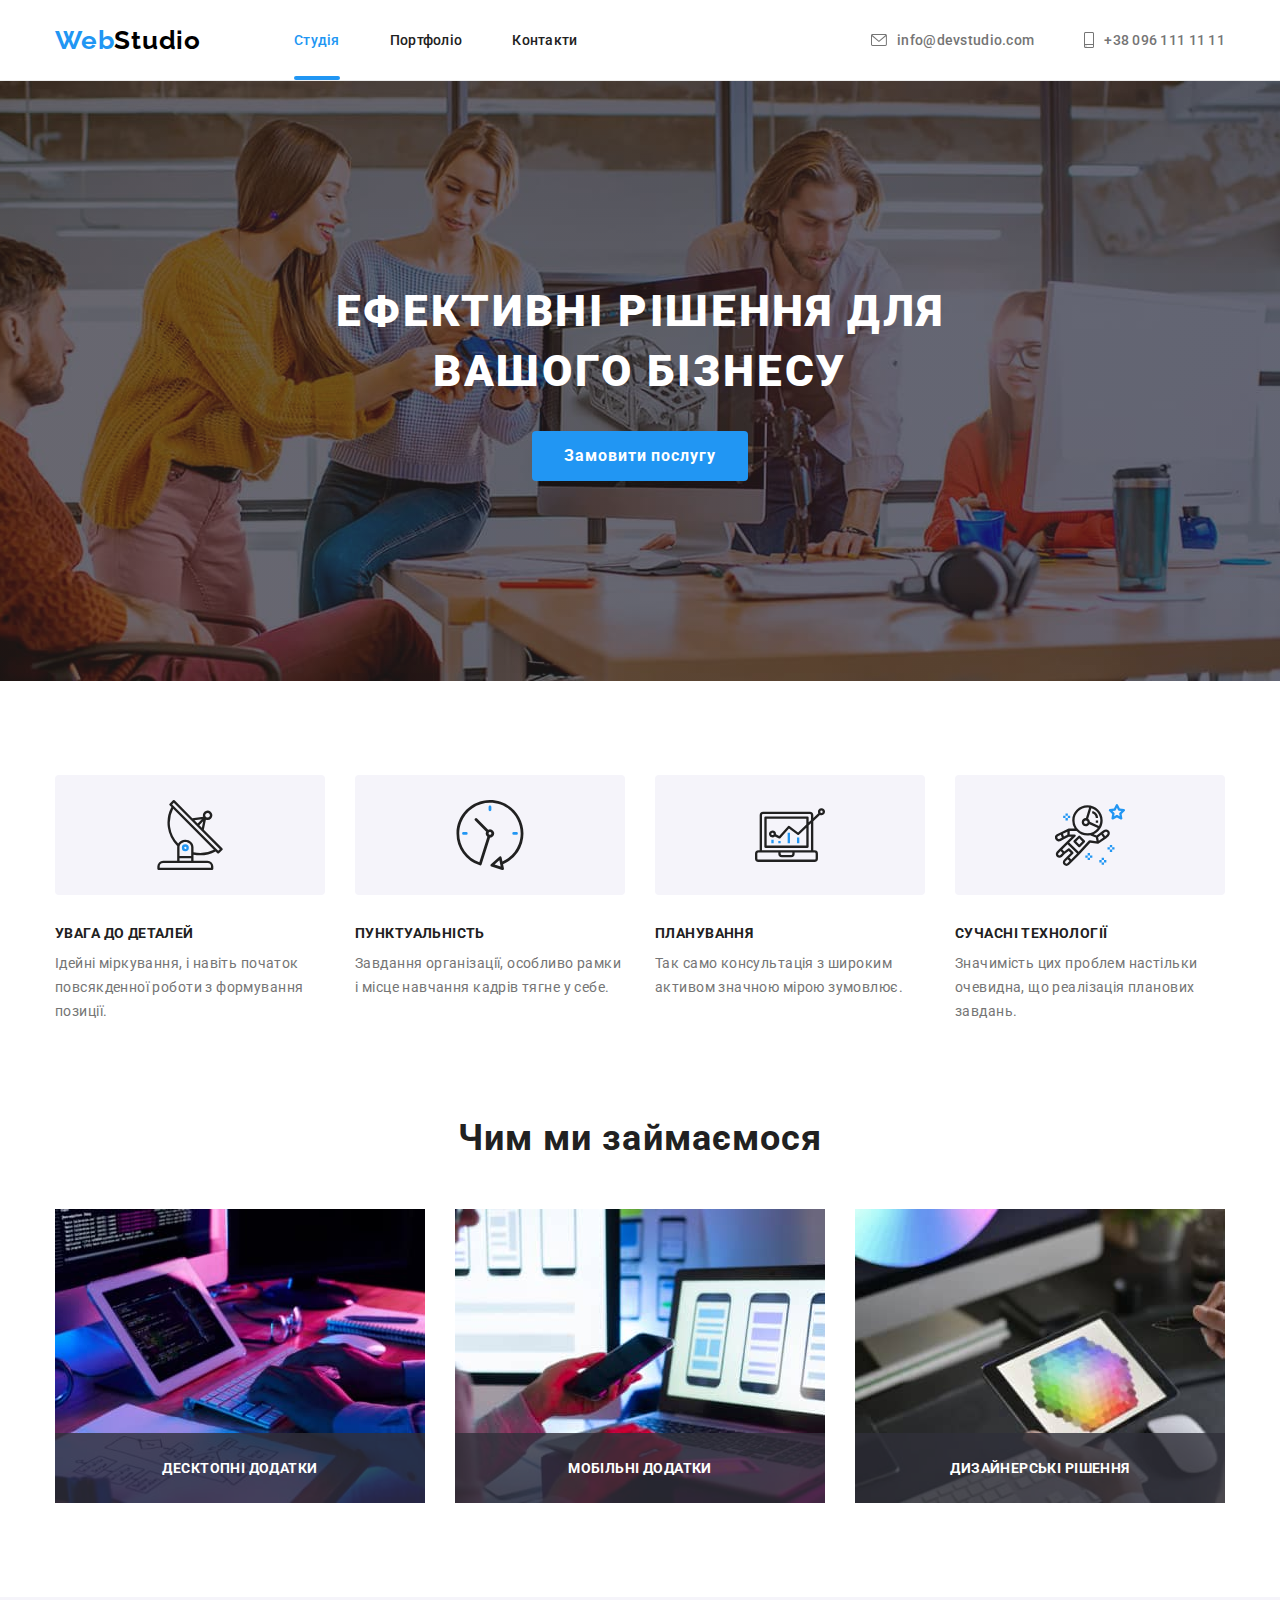
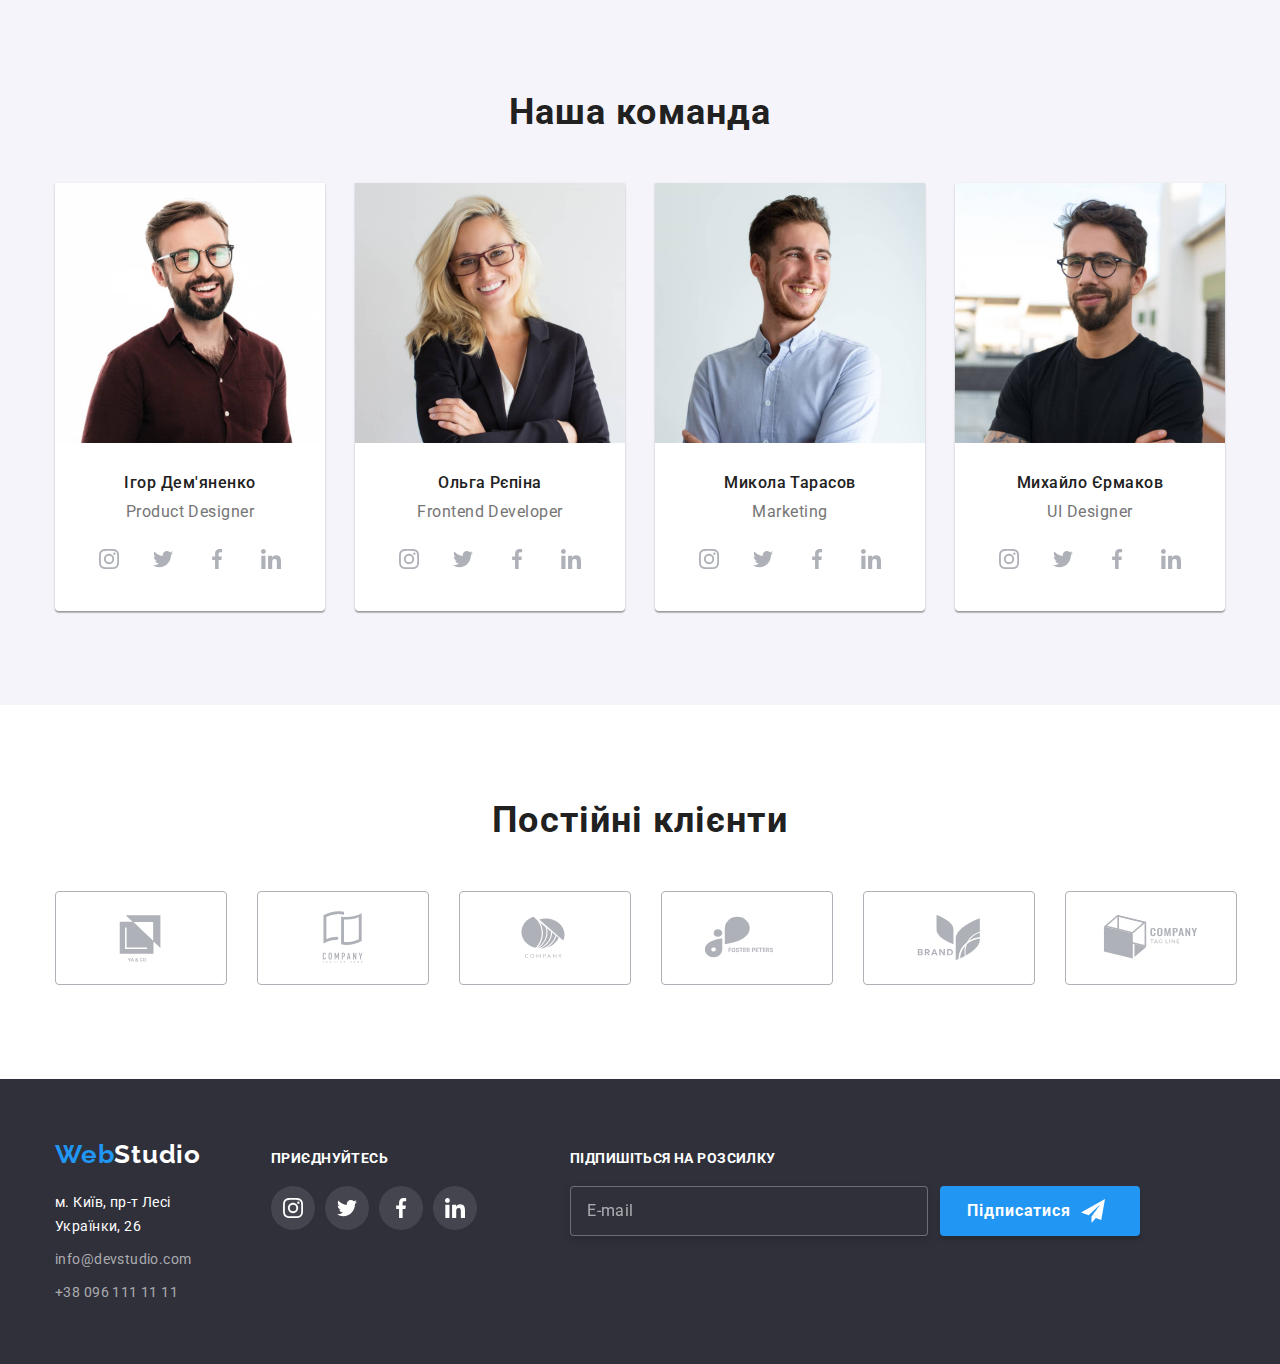
<file: index.html>
<!DOCTYPE html>
<html lang="uk">
  <head>
    <meta charset="UTF-8" />
    <meta http-equiv="X-UA-Compatible" content="IE=edge" />
    <meta name="viewport" content="width=device-width, initial-scale=1.0" />

    <link
      href="https://fonts.googleapis.com/css2?family=Raleway:wght@700&family=Roboto:wght@400;500;700;900&display=swap"
      rel="stylesheet"
    />
    <link
      rel="stylesheet"
      href="https://cdnjs.cloudflare.com/ajax/libs/modern-normalize/1.1.0/modern-normalize.min.css"
    />
    <link rel="stylesheet" href="./css/styles.css" />
    <title>Студія</title>
  </head>
  <body>
    <header class="header">
      <div class="header__body container">
        <nav class="nav">
          <a href="/" lang="en" class="logo"
            ><span lang="en" class="logo__span">Web</span>Studio</a
          >
          <ul class="menu">
            <li class="menu__item">
              <a href="./index.html" class="menu__link menu__link--current link"
                >Студія</a
              >
            </li>
            <li class="menu__item">
              <a href="./portfolio.html" class="menu__link link">Портфоліо</a>
            </li>
            <li class="menu__item">
              <a href="" class="menu__link link">Контакти</a>
            </li>
          </ul>
        </nav>
        <ul class="header__contacts">
          <li>
            <a
              href="mailto:info@devstudio.com"
              lang="en"
              class="header__email link"
            >
              <svg class="mail__icon" width="16" height="12">
                <use href="images/icons.svg#icon-mail"></use></svg
              >info@devstudio.com</a
            >
          </li>
          <li>
            <a href="tel:+380961111111" class="header__tel link">
              <svg class="phone__icon" width="10" height="16">
                <use href="images/icons.svg#icon-phone"></use></svg
              >+38 096 111 11 11</a
            >
          </li>
        </ul>
      </div>
    </header>
    <main class="main">
      <section class="hero overlay">
        <h1 class="hero__title">Ефективні рішення для вашого бізнесу</h1>
        <button type="button" class="hero__button" data-modal-open>
          Замовити послугу
        </button>
        <div class="backdrop is-hidden" data-modal>
          <form action="" class="modal">
            <button
              type="button"
              class="modal__close-button"
              aria-label="Закрити модальне вікно"
              data-modal-close
            >
              <svg class="modal__close-icon" width="18" height="18">
                <use href="images/icons.svg#icon-cross"></use>
              </svg>
            </button>
            <h2 class="modal__title">Залиште свої дані, ми вам передзвонимо</h2>
            <label for="modal__name-input" class="modal__label">Ім'я</label>
            <div class="modal__field">
              <input
                type="text"
                class="modal__input"
                name="name"
                id="modal__name-input"
              />
              <svg class="modal__icon" width="18" height="18">
                <use href="images/icons.svg#icon-person"></use>
              </svg>
            </div>
            <label for="modal__tel-input" class="modal__label">Телефон</label>
            <div class="modal__field">
              <input
                type="tel"
                class="modal__input"
                name="telephone"
                id="modal__tel-input"
              />
              <svg class="modal__icon" width="18" height="18">
                <use href="images/icons.svg#icon-phone-form"></use>
              </svg>
            </div>
            <label for="modal__input" class="modal__label">Пошта</label>
            <div class="modal__field">
              <input
                type="email"
                class="modal__input"
                name="email"
                id="modal__mail-input"
              />
              <svg class="modal__icon" width="18" height="18">
                <use href="images/icons.svg#icon-mail-form"></use>
              </svg>
            </div>
            <label for="modal__comment-input" class="modal__label"
              >Коментар</label
            >
            <textarea
              class="modal__comment-input"
              id="modal__comment-input"
              name=""
              cols="30"
              rows="10"
              placeholder="Введіть текст"
            ></textarea>

            <input
              type="checkbox"
              class="modal__checkbox"
              name="license-checkbox"
              id="modal__checkbox"
            />

            <label
              for="modal__checkbox"
              class="modal__checkbox-label"
              id="modal__checkbox-label"
            >
              <div class="custom-checkbox">
                <svg class="custom-checkbox__icon" width="16" height="15">
                  <use href="images/icons.svg#icon-check"></use>
                </svg>
              </div>
              <div class="modal__checkbox-text">
                <span>Погоджуюся з розсилкою та приймаю</span>
                <a href="" class="modal__license"> Умови договору</a>
              </div>
            </label>

            <button type="submit" class="modal__submit">Відправити</button>
          </form>
        </div>
      </section>
      <section class="features section">
        <div class="container">
          <!--Позже спрятать этот h2-->
          <h2 class="features__title visually-hidden">Особливості</h2>
          <!--Позже спрятать этот h2-->
          <ul class="features__list">
            <li class="features-item">
              <div class="features-item__icon-container">
                <svg class="features-item__icon" width="70" height="70">
                  <use href="images/icons.svg#icon-antenna"></use>
                </svg>
              </div>
              <div class="features-item__body">
                <h3 class="features-item__title">Увага до деталей</h3>
                <p class="features-item__description">
                  Ідейні міркування, і навіть початок повсякденної роботи з
                  формування позиції.
                </p>
              </div>
            </li>
            <li class="features-item">
              <div class="features-item__icon-container">
                <svg class="features-item__icon" width="70" height="70">
                  <use href="images/icons.svg#icon-clock"></use>
                </svg>
              </div>
              <div class="features-item__body">
                <h3 class="features-item__title">Пунктуальність</h3>
                <p class="features-item__description">
                  Завдання організації, особливо рамки і місце навчання кадрів
                  тягне у себе.
                </p>
              </div>
            </li>
            <li class="features-item">
              <div class="features-item__icon-container">
                <svg class="features-item__icon" width="70" height="70">
                  <use href="images/icons.svg#icon-diagram"></use>
                </svg>
              </div>
              <div class="features-item__body">
                <h3 class="features-item__title">Планування</h3>
                <p class="features-item__description">
                  Так само консультація з широким активом значною мірою
                  зумовлює.
                </p>
              </div>
            </li>
            <li class="features-item">
              <div class="features-item__icon-container">
                <svg class="features-item__icon" width="70" height="70">
                  <use href="images/icons.svg#icon-astronaut"></use>
                </svg>
              </div>
              <div class="features-item__body">
                <h3 class="features-item__title">Сучасні технології</h3>
                <p class="features-item__description">
                  Значимість цих проблем настільки очевидна, що реалізація
                  планових завдань.
                </p>
              </div>
            </li>
          </ul>
        </div>
      </section>
      <section class="services">
        <div class="services__body container">
          <h2 class="services__title">Чим ми займаємося</h2>
          <ul class="services__list">
            <li class="services__item">
              <img
                src="images/services-pic1.jpg"
                alt="Людина пише код "
                width="370"
              />
              <p class="services__description">Десктопні додатки</p>
            </li>
            <li class="services__item">
              <img
                src="images/services-pic2.jpg"
                alt="Людина розробляє дизайн мобільного застосунку"
                width="370"
              />
              <p class="services__description">Мобільні додатки</p>
            </li>
            <li class="services__item">
              <img
                src="images/services-pic3.jpg"
                alt="Людина користується панеллю вибору кольору на планшеті"
                width="370"
              />
              <p class="services__description">Дизайнерські рішення</p>
            </li>
          </ul>
        </div>
      </section>
      <section class="our-team section">
        <div class="our-team__body container">
          <h2 class="our-team__title">Наша команда</h2>
          <ul class="our-team__list">
            <li class="our-team__list-item member-card">
              <img
                src="images/member1.jpg"
                alt="Фото співробітника"
                class="member-card__pic"
                width="270"
              />
              <div class="member-card__body">
                <h3 class="member-card__title">Ігор Дем'яненко</h3>
                <p class="member-card__position" lang="en">Product Designer</p>
                <ul class="member-card__icons-list">
                  <li>
                    <a
                      href=""
                      class="member-card__icon-container"
                      aria-label="Інстаграм Ігора Дем'яненко"
                    >
                      <span class="visually-hidden"
                        >Інстаграм Ігора Дем'яненко</span
                      >
                      <svg class="member-card__icon" width="20" height="20">
                        <use href="images/icons.svg#icon-instagram"></use>
                      </svg>
                    </a>
                  </li>
                  <li>
                    <a
                      href=""
                      class="member-card__icon-container"
                      aria-label="Твіттер Ігора Дем'яненко"
                    >
                      <span class="visually-hidden"
                        >Твіттер Ігора Дем'яненко</span
                      >
                      <svg class="member-card__icon" width="20" height="20">
                        <use href="images/icons.svg#icon-twitter"></use>
                      </svg>
                    </a>
                  </li>
                  <li>
                    <a
                      href=""
                      class="member-card__icon-container"
                      aria-label="Фейсбук Ігора Дем'яненко"
                    >
                      <span class="visually-hidden"
                        >Фейсбук Ігора Дем'яненко</span
                      >
                      <svg class="member-card__icon" width="20" height="20">
                        <use href="images/icons.svg#icon-facebook"></use>
                      </svg>
                    </a>
                  </li>
                  <li>
                    <a
                      href=""
                      class="member-card__icon-container"
                      aria-label="Лінкедін Ігора Дем'яненко"
                    >
                      <span class="visually-hidden"
                        >Лінкедін Ігора Дем'яненко</span
                      >
                      <svg class="member-card__icon" width="20" height="20">
                        <use href="images/icons.svg#icon-linkedin"></use>
                      </svg>
                    </a>
                  </li>
                </ul>
              </div>
            </li>
            <li class="our-team__list-item member-card">
              <img
                src="images/member2.jpg"
                alt="Фото співробітника"
                class="member-card__pic"
                width="270"
              />
              <div class="member-card__body">
                <h3 class="member-card__title">Ольга Рєпіна</h3>
                <p class="member-card__position" lang="en">
                  Frontend Developer
                </p>
                <ul class="member-card__icons-list">
                  <li>
                    <a
                      href=""
                      class="member-card__icon-container"
                      aria-label="Інстаграм Ольги Рєпіної"
                    >
                      <span class="visually-hidden"
                        >Інстаграм Ольги Рєпіної</span
                      >
                      <svg class="member-card__icon" width="20" height="20">
                        <use href="images/icons.svg#icon-instagram"></use>
                      </svg>
                    </a>
                  </li>
                  <li>
                    <a
                      href=""
                      class="member-card__icon-container"
                      aria-label="Твіттер Ольги Рєпіної"
                    >
                      <span class="visually-hidden">Твіттер Ольги Рєпіної</span>
                      <svg class="member-card__icon" width="20" height="20">
                        <use href="images/icons.svg#icon-twitter"></use>
                      </svg>
                    </a>
                  </li>
                  <li>
                    <a
                      href=""
                      class="member-card__icon-container"
                      aria-label="Фейсбук Ольги Рєпіної"
                    >
                      <span class="visually-hidden">Фейсбук Ольги Рєпіної</span>
                      <svg class="member-card__icon" width="20" height="20">
                        <use href="images/icons.svg#icon-facebook"></use>
                      </svg>
                    </a>
                  </li>
                  <li>
                    <a
                      href=""
                      class="member-card__icon-container"
                      aria-label="Лінкедін Ольги Рєпіної"
                    >
                      <span class="visually-hidden"
                        >Лінкедін Ольги Рєпіної</span
                      >
                      <svg class="member-card__icon" width="20" height="20">
                        <use href="images/icons.svg#icon-linkedin"></use>
                      </svg>
                    </a>
                  </li>
                </ul>
              </div>
            </li>
            <li class="our-team__list-item member-card">
              <img
                src="images/member3.jpg"
                alt="Фото співробітника"
                class="member-card__pic"
                width="270"
              />
              <div class="member-card__body">
                <h3 class="member-card__title">Микола Тарасов</h3>
                <p class="member-card__position" lang="en">Marketing</p>
                <ul class="member-card__icons-list">
                  <li>
                    <a
                      href=""
                      class="member-card__icon-container"
                      aria-label="Інстаграм Миколи Тарасова"
                    >
                      <span class="visually-hidden"
                        >Інстаграм Миколи Тарасова</span
                      >
                      <svg class="member-card__icon" width="20" height="20">
                        <use href="images/icons.svg#icon-instagram"></use>
                      </svg>
                    </a>
                  </li>
                  <li>
                    <a
                      href=""
                      class="member-card__icon-container"
                      aria-label="Твіттер Миколи Тарасова"
                    >
                      <span class="visually-hidden"
                        >Твіттер Миколи Тарасова</span
                      >
                      <svg class="member-card__icon" width="20" height="20">
                        <use href="images/icons.svg#icon-twitter"></use>
                      </svg>
                    </a>
                  </li>
                  <li>
                    <a
                      href=""
                      class="member-card__icon-container"
                      aria-label="Фейсбук Миколи Тарасова"
                    >
                      <span class="visually-hidden"
                        >Фейсбук Миколи Тарасова</span
                      >
                      <svg class="member-card__icon" width="20" height="20">
                        <use href="images/icons.svg#icon-facebook"></use>
                      </svg>
                    </a>
                  </li>
                  <li>
                    <a
                      href=""
                      class="member-card__icon-container"
                      aria-label="Лінкедін Миколи Тарасова"
                    >
                      <span class="visually-hidden"
                        >Лінкедін Миколи Тарасова</span
                      >
                      <svg class="member-card__icon" width="20" height="20">
                        <use href="images/icons.svg#icon-linkedin"></use>
                      </svg>
                    </a>
                  </li>
                </ul>
              </div>
            </li>
            <li class="our-team__list-item member-card">
              <img
                src="images/member4.jpg"
                alt="Фото співробітника"
                class="member-card__pic"
                width="270"
              />
              <div class="member-card__body">
                <h3 class="member-card__title">Михайло Єрмаков</h3>
                <p class="member-card__position" lang="en">UI Designer</p>
                <ul class="member-card__icons-list">
                  <li>
                    <a
                      href=""
                      class="member-card__icon-container"
                      aria-label="Інстаграм Михайла Єрмакова"
                    >
                      <span class="visually-hidden"
                        >Інстаграм Михайла Єрмакова</span
                      >
                      <svg class="member-card__icon" width="20" height="20">
                        <use href="images/icons.svg#icon-instagram"></use>
                      </svg>
                    </a>
                  </li>
                  <li>
                    <a
                      href=""
                      class="member-card__icon-container"
                      aria-label="Твіттер Михайла Єрмакова"
                    >
                      <span class="visually-hidden"
                        >Твіттер Михайла Єрмакова</span
                      >
                      <svg class="member-card__icon" width="20" height="20">
                        <use href="images/icons.svg#icon-twitter"></use>
                      </svg>
                    </a>
                  </li>
                  <li>
                    <a
                      href=""
                      class="member-card__icon-container"
                      aria-label="Фейсбук Михайла Єрмакова"
                    >
                      <span class="visually-hidden"
                        >Фейсбук Михайла Єрмакова</span
                      >
                      <svg class="member-card__icon" width="20" height="20">
                        <use href="images/icons.svg#icon-facebook"></use>
                      </svg>
                    </a>
                  </li>
                  <li>
                    <a
                      href=""
                      class="member-card__icon-container"
                      aria-label="Лінкедін Михайла Єрмакова"
                    >
                      <span class="visually-hidden"
                        >Лінкедін Михайла Єрмакова</span
                      >
                      <svg class="member-card__icon" width="20" height="20">
                        <use href="images/icons.svg#icon-linkedin"></use>
                      </svg>
                    </a>
                  </li>
                </ul>
              </div>
            </li>
          </ul>
        </div>
      </section>
      <section class="clients section">
        <div class="clients__body container">
          <h2 class="clients__title">Постійні клієнти</h2>
          <ul class="clinets__list">
            <li class="clients__list-item">
              <a href="" class="clients__icon-container" aria-label="Клієнт1">
                <span class="visually-hidden">Клієнт1</span>
                <svg class="clients__icon" width="106" height="60">
                  <use href="images/icons.svg#icon-logo"></use>
                </svg>
              </a>
            </li>
            <li class="clients__list-item">
              <a href="" class="clients__icon-container" aria-label="Клієнт2">
                <span class="visually-hidden">Клієнт2</span>
                <svg class="clients__icon" width="106" height="60">
                  <use href="images/icons.svg#icon-logo2"></use>
                </svg>
              </a>
            </li>
            <li class="clients__list-item">
              <a href="" class="clients__icon-container" aria-label="Клієнт3">
                <span class="visually-hidden">Клієнт3</span>
                <svg class="clients__icon" width="106" height="60">
                  <use href="images/icons.svg#icon-logo3"></use>
                </svg>
              </a>
            </li>
            <li class="clients__list-item">
              <a href="" class="clients__icon-container" aria-label="Клієнт4">
                <span class="visually-hidden">Клієнт4</span>
                <svg class="clients__icon" width="106" height="60">
                  <use href="images/icons.svg#icon-logo4"></use>
                </svg>
              </a>
            </li>
            <li class="clients__list-item">
              <a href="" class="clients__icon-container" aria-label="Клієнт5">
                <span class="visually-hidden">Клієнт5</span>
                <svg class="clients__icon" width="106" height="60">
                  <use href="images/icons.svg#icon-logo5"></use>
                </svg>
              </a>
            </li>
            <li class="clients__list-item">
              <a href="" class="clients__icon-container" aria-label="Клієнт6">
                <span class="visually-hidden">Клієнт6</span>
                <svg class="clients__icon" width="106" height="60">
                  <use href="images/icons.svg#icon-logo6"></use>
                </svg>
              </a>
            </li>
          </ul>
        </div>
      </section>
    </main>
    <footer class="footer">
      <div class="footer__body container">
        <div class="footer__info">
          <a href="/" lang="en" class="logo--inverse"
            ><span lang="en" class="logo__span">Web</span>Studio</a
          >
          <address class="footer__contacts">
            <ul class="footer__list">
              <li>
                <a
                  href="https://goo.gl/maps/dGpF3eWtWPECntZPA"
                  target="_blank"
                  rel="noopener noreferrer nofollow"
                  class="footer__location link"
                  >м. Київ, пр-т Лесі Українки, 26</a
                >
              </li>
              <li>
                <a
                  href="mailto:info@devstudio.com"
                  lang="en"
                  class="footer__email link"
                  >info@devstudio.com</a
                >
              </li>
              <li>
                <a href="tel:+380961111111" class="footer__tel link"
                  >+38 096 111 11 11</a
                >
              </li>
            </ul>
          </address>
        </div>
        <div class="socials">
          <p class="socials__title">Приєднуйтесь</p>
          <ul class="socials__list">
            <li>
              <a
                href=""
                class="socials__icon-container"
                aria-label="Інстаграм веб студії"
              >
                <span class="visually-hidden">Інстаграм веб студії</span>
                <svg class="socials__icon" width="20" height="20">
                  <use href="images/icons.svg#icon-instagram"></use>
                </svg>
              </a>
            </li>
            <li>
              <a
                href=""
                class="socials__icon-container"
                aria-label="Твіттер веб студії"
              >
                <span class="visually-hidden">Інстаграм веб студії</span>
                <svg class="socials__icon" width="20" height="20">
                  <use href="images/icons.svg#icon-twitter"></use>
                </svg>
              </a>
            </li>
            <li>
              <a
                href=""
                class="socials__icon-container"
                aria-label="Фейсбук веб студії"
              >
                <span class="visually-hidden">Інстаграм веб студії</span>
                <svg class="socials__icon" width="20" height="20">
                  <use href="images/icons.svg#icon-facebook"></use>
                </svg>
              </a>
            </li>
            <li>
              <a
                href=""
                class="socials__icon-container"
                aria-label="Лінкедін веб студії"
              >
                <span class="visually-hidden">Інстаграм веб студії</span>
                <svg class="socials__icon" width="20" height="20">
                  <use href="images/icons.svg#icon-linkedin"></use>
                </svg>
              </a>
            </li>
          </ul>
        </div>
        <form action="" class="subscribe-form">
          <h2 class="subscribe-form__title">Підпишіться на розсилку</h2>
          <div class="subscribe-form__body">
            <label for="subscribe-form__email-input" class="visually-hidden"
              >E-mail</label
            >
            <input
              type="email"
              class="subscribe-form__email-input"
              id="subscribe-form__email-input"
              placeholder="E-mail"
              name="subscription-email"
              id=""
            />
            <button type="submit" class="subscribe-form__button">
              <div class="subscribe-form__button-body">
                <p class="subscribe-form__button-text">Підписатися</p>
                <svg class="subscribe-form__icon" width="24" height="24">
                  <use href="images/icons.svg#icon-send"></use>
                </svg>
              </div>
            </button>
          </div>
        </form>
      </div>
    </footer>

    <script src="./js/modal.js"></script>
  </body>
</html>
</file>
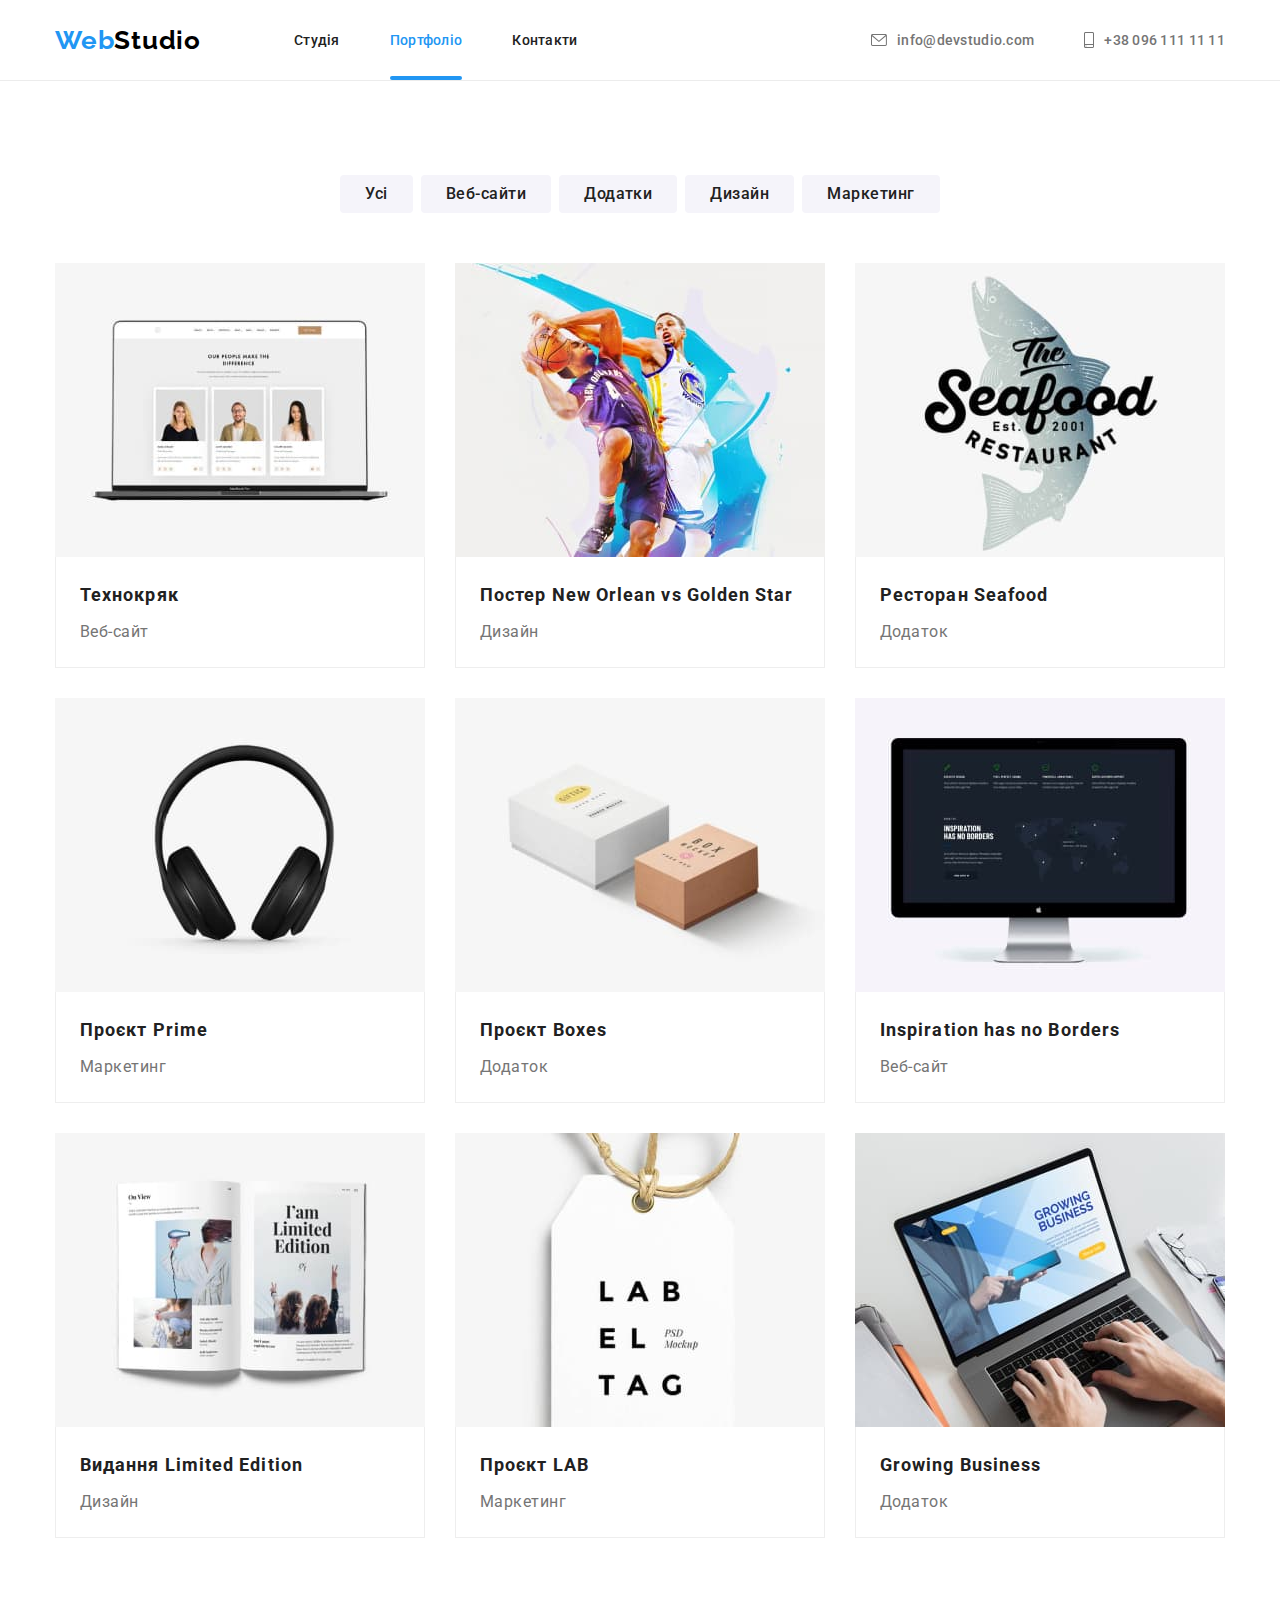
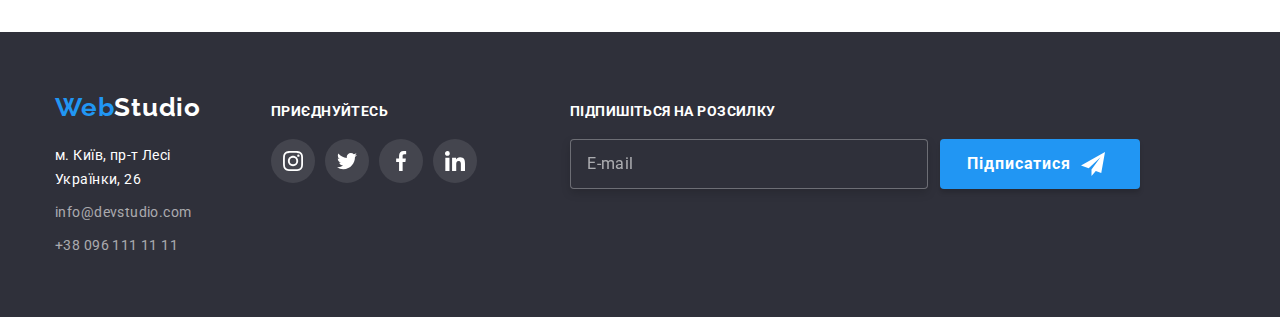
<file: portfolio.html>
<!DOCTYPE html>
<html lang="uk">
  <head>
    <meta charset="UTF-8" />
    <meta http-equiv="X-UA-Compatible" content="IE=edge" />
    <meta name="viewport" content="width=device-width, initial-scale=1.0" />
    <link
      href="https://fonts.googleapis.com/css2?family=Raleway:wght@700&family=Roboto:wght@400;500;700;900&display=swap"
      rel="stylesheet"
    />
    <link
      rel="stylesheet"
      href="https://cdnjs.cloudflare.com/ajax/libs/modern-normalize/1.1.0/modern-normalize.min.css"
    />
    <!-- А почему именно normalize а не reset? Тут же все равно остаются ненужные паддинги/маржины, например, в списках. Их пришлось отдельно убирать. Не проще тогда обнулить сразу все паддинги/маржины через reset? -->
    <link rel="stylesheet" href="./css/styles.css" />
    <title>Портфоліо</title>
  </head>
  <body>
    <header class="header">
      <div class="header__body container">
        <nav class="nav">
          <a href="/" lang="en" class="logo"
            ><span lang="en" class="logo__span">Web</span>Studio</a
          >
          <ul class="menu">
            <li class="menu__item">
              <a href="./index.html" class="menu__link link">Студія</a>
            </li>
            <li class="menu__item">
              <a
                href="./portfolio.html"
                class="menu__link menu__link--current link"
                >Портфоліо</a
              >
            </li>
            <li class="menu__item">
              <a href="" class="menu__link link">Контакти</a>
            </li>
          </ul>
        </nav>
        <ul class="header__contacts">
          <li>
            <a
              href="mailto:info@devstudio.com"
              lang="en"
              class="header__email link"
            >
              <svg class="mail__icon" width="16" height="12">
                <use href="images/icons.svg#icon-mail"></use></svg
              >info@devstudio.com</a
            >
          </li>
          <li>
            <a href="tel:+380961111111" class="header__tel link">
              <svg class="phone__icon" width="10" height="16">
                <use href="images/icons.svg#icon-phone"></use></svg
              >+38 096 111 11 11</a
            >
          </li>
        </ul>
      </div>
    </header>
    <main class="main">
      <section class="portfolio section">
        <div class="container">
          <!-- спрятать-->
          <h1 class="portfolio__title visually-hidden">Портфоліо</h1>
          <!-- спрятать-->

          <ul class="filters">
            <li class="filters__item">
              <button class="filters__button">Усі</button>
            </li>
            <li class="filters__item">
              <button class="filters__button">Веб-сайти</button>
            </li>
            <li class="filters__item">
              <button class="filters__button">Додатки</button>
            </li>
            <li class="filters__item">
              <button class="filters__button">Дизайн</button>
            </li>
            <li class="filters__item">
              <button class="filters__button">Маркетинг</button>
            </li>
          </ul>
          <ul class="projects">
            <li class="projects__item">
              <a href="" class="card">
                <div class="card__thumb">
                  <img
                    src="images/project1.jpg"
                    alt="Ноутбук з відкритим браузером"
                    class="card__img"
                    width="370"
                    height="294"
                  />
                  <p class="card__description">
                    Ресурс пропонує комплексні пропозиції з різним рівнем
                    функціоналу та сервісів. Все це дозволить відвідувачу
                    отримати вичерпні відомості про компанію чи приватну особу.
                  </p>
                </div>
                <div class="card__body">
                  <h2 class="card__title">Технокряк</h2>
                  <p class="card__subtitle">Веб-сайт</p>
                </div>
              </a>
            </li>
            <li class="projects__item">
              <a href="" class="card">
                <div class="card__thumb">
                  <img
                    src="images/project2.jpg"
                    alt="Постер із зображенням двох баскетболістів"
                    class="card__img"
                    width="370"
                    height="294"
                  />
                  <p class="card__description">
                    Ресурс пропонує комплексні пропозиції з різним рівнем
                    функціоналу та сервісів. Все це дозволить відвідувачу
                    отримати вичерпні відомості про компанію чи приватну особу.
                  </p>
                </div>
                <div class="card__body">
                  <h2 class="card__title">
                    Постер <span lang="en">New Orlean vs Golden Star</span>
                  </h2>
                  <p class="card__subtitle">Дизайн</p>
                </div>
              </a>
            </li>
            <li class="projects__item">
              <a href="" class="card">
                <div class="card__thumb">
                  <img
                    src="images/project3.jpg"
                    alt="Логотип ресторану"
                    class="card__img"
                    width="370"
                    height="294"
                  />
                  <p class="card__description">
                    Ресурс пропонує комплексні пропозиції з різним рівнем
                    функціоналу та сервісів. Все це дозволить відвідувачу
                    отримати вичерпні відомості про компанію чи приватну особу.
                  </p>
                </div>
                <div class="card__body">
                  <h2 class="card__title">
                    Ресторан <span lang="en">Seafood</span>
                  </h2>
                  <p class="card__subtitle">Додаток</p>
                </div>
              </a>
            </li>
            <li class="projects__item">
              <a href="" class="card">
                <div class="card__thumb">
                  <img
                    src="images/project4.jpg"
                    alt="Навушники"
                    class="card__img"
                    width="370"
                    height="294"
                  />
                  <p class="card__description">
                    Ресурс пропонує комплексні пропозиції з різним рівнем
                    функціоналу та сервісів. Все це дозволить відвідувачу
                    отримати вичерпні відомості про компанію чи приватну особу.
                  </p>
                </div>
                <div class="card__body">
                  <h2 class="card__title">
                    Проєкт <span lang="en">Prime</span>
                  </h2>
                  <p class="card__subtitle">Маркетинг</p>
                </div>
              </a>
            </li>
            <li class="projects__item">
              <a href="" class="card">
                <div class="card__thumb">
                  <img
                    src="images/project5.jpg"
                    alt="Дві коробки"
                    class="card__img"
                    width="370"
                    height="294"
                  />
                  <p class="card__description">
                    Ресурс пропонує комплексні пропозиції з різним рівнем
                    функціоналу та сервісів. Все це дозволить відвідувачу
                    отримати вичерпні відомості про компанію чи приватну особу.
                  </p>
                </div>
                <div class="card__body">
                  <h2 class="card__title">
                    Проєкт <span lang="en">Boxes</span>
                  </h2>
                  <p class="card__subtitle">Додаток</p>
                </div>
              </a>
            </li>
            <li class="projects__item">
              <a href="" class="card">
                <div class="card__thumb">
                  <img
                    src="images/project6.jpg"
                    alt="Веб-сайт на екрані монітора"
                    class="card__img"
                    width="370"
                    height="294"
                  />
                  <p class="card__description">
                    Ресурс пропонує комплексні пропозиції з різним рівнем
                    функціоналу та сервісів. Все це дозволить відвідувачу
                    отримати вичерпні відомості про компанію чи приватну особу.
                  </p>
                </div>
                <div class="card__body">
                  <h2 class="card__title">
                    <span lang="en">Inspiration has no Borders</span>
                  </h2>
                  <p class="card__subtitle">Веб-сайт</p>
                </div>
              </a>
            </li>
            <li class="projects__item">
              <a href="" class="card">
                <div class="card__thumb">
                  <img
                    src="images/project7.jpg"
                    alt="Книжка"
                    class="card__img"
                    width="370"
                    height="294"
                  />
                  <p class="card__description">
                    Ресурс пропонує комплексні пропозиції з різним рівнем
                    функціоналу та сервісів. Все це дозволить відвідувачу
                    отримати вичерпні відомості про компанію чи приватну особу.
                  </p>
                </div>
                <div class="card__body">
                  <h2 class="card__title">
                    Видання <span lang="en">Limited Edition</span>
                  </h2>
                  <p class="card__subtitle">Дизайн</p>
                </div>
              </a>
            </li>
            <li class="projects__item">
              <a href="" class="card">
                <div class="card__thumb">
                  <img
                    src="images/project8.jpg"
                    alt="Етикетка"
                    class="card__img"
                    width="370"
                    height="294"
                  />
                  <p class="card__description">
                    Ресурс пропонує комплексні пропозиції з різним рівнем
                    функціоналу та сервісів. Все це дозволить відвідувачу
                    отримати вичерпні відомості про компанію чи приватну особу.
                  </p>
                </div>
                <div class="card__body">
                  <h2 class="card__title">Проєкт <span lang="en">LAB</span></h2>
                  <p class="card__subtitle">Маркетинг</p>
                </div>
              </a>
            </li>
            <li class="projects__item">
              <a href="" class="card">
                <div class="card__thumb">
                  <img
                    src="images/project9.jpg"
                    alt="Ноутбук з відкритим додатком"
                    class="card__img"
                    width="370"
                    height="294"
                  />
                  <p class="card__description">
                    Ресурс пропонує комплексні пропозиції з різним рівнем
                    функціоналу та сервісів. Все це дозволить відвідувачу
                    отримати вичерпні відомості про компанію чи приватну особу.
                  </p>
                </div>
                <div class="card__body">
                  <h2 class="card__title">
                    <span lang="en">Growing Business</span>
                  </h2>
                  <p class="card__subtitle">Додаток</p>
                </div>
              </a>
            </li>
          </ul>
        </div>
      </section>
    </main>
    <footer class="footer">
      <div class="footer__body container">
        <div class="footer__info">
          <a href="/" lang="en" class="logo--inverse"
            ><span lang="en" class="logo__span">Web</span>Studio</a
          >
          <address class="footer__contacts">
            <ul class="footer__list">
              <li>
                <a
                  href="https://goo.gl/maps/dGpF3eWtWPECntZPA"
                  target="_blank"
                  rel="noopener noreferrer nofollow"
                  class="footer__location link"
                  >м. Київ, пр-т Лесі Українки, 26</a
                >
              </li>
              <li>
                <a
                  href="mailto:info@devstudio.com"
                  lang="en"
                  class="footer__email link"
                  >info@devstudio.com</a
                >
              </li>
              <li>
                <a href="tel:+380961111111" class="footer__tel link"
                  >+38 096 111 11 11</a
                >
              </li>
            </ul>
          </address>
        </div>
        <div class="socials">
          <p class="socials__title">Приєднуйтесь</p>
          <ul class="socials__list">
            <li>
              <a
                href=""
                class="socials__icon-container"
                aria-label="Інстаграм веб студії"
              >
                <span class="visually-hidden">Інстаграм веб студії</span>
                <svg class="socials__icon" width="20" height="20">
                  <use href="images/icons.svg#icon-instagram"></use>
                </svg>
              </a>
            </li>
            <li>
              <a
                href=""
                class="socials__icon-container"
                aria-label="Твіттер веб студії"
              >
                <span class="visually-hidden">Інстаграм веб студії</span>
                <svg class="socials__icon" width="20" height="20">
                  <use href="images/icons.svg#icon-twitter"></use>
                </svg>
              </a>
            </li>
            <li>
              <a
                href=""
                class="socials__icon-container"
                aria-label="Фейсбук веб студії"
              >
                <span class="visually-hidden">Інстаграм веб студії</span>
                <svg class="socials__icon" width="20" height="20">
                  <use href="images/icons.svg#icon-facebook"></use>
                </svg>
              </a>
            </li>
            <li>
              <a
                href=""
                class="socials__icon-container"
                aria-label="Лінкедін веб студії"
              >
                <span class="visually-hidden">Інстаграм веб студії</span>
                <svg class="socials__icon" width="20" height="20">
                  <use href="images/icons.svg#icon-linkedin"></use>
                </svg>
              </a>
            </li>
          </ul>
        </div>
        <form action="" class="subscribe-form">
          <h2 class="subscribe-form__title">Підпишіться на розсилку</h2>
          <div class="subscribe-form__body">
            <label for="subscribe-form__email-input" class="visually-hidden"
              >E-mail</label
            >
            <input
              type="email"
              class="subscribe-form__email-input"
              id="subscribe-form__email-input"
              placeholder="E-mail"
              name="subscription-email"
              id=""
            />
            <button type="submit" class="subscribe-form__button">
              <div class="subscribe-form__button-body">
                <p class="subscribe-form__button-text">Підписатися</p>
                <svg class="subscribe-form__icon" width="24" height="24">
                  <use href="images/icons.svg#icon-send"></use>
                </svg>
              </div>
            </button>
          </div>
        </form>
      </div>
    </footer>
  </body>
</html>
</file>
<file: css/styles.css>
:root {
  --dark: #212121;
  --blue: #2196f3;
  --dark-blue: #188ce8;
  --contacts-footer: rgba(255, 255, 255, 0.6);
  --default-gray: #757575;
  --bg: #2f303a;
  --bg-light: #f5f4fa;
  --white: white;
  --border-header: #ececec;
  --border: #eeeeee;
  --icon-gray: #afb1b8;
  --footer-icon-bg: rgba(255, 255, 255, 0.1);
  --cubic: cubic-bezier(0.4, 0, 0.2, 1);
  --black: black;
  --time: 250ms;
}
body {
  font-family: Roboto, sans-serif;
  font-size: 14px;
  color: var(--default-gray);
}
.container {
  max-width: 1200px;
  margin: auto;
  padding-left: 15px;
  padding-right: 15px;
}
a {
  text-decoration: none;
  display: block;
}
.visually-hidden {
  position: absolute;
  white-space: nowrap;
  width: 1px;
  height: 1px;
  overflow: hidden;
  border: 0;
  padding: 0;
  clip: rect(0 0 0 0);
  clip-path: inset(50%);
  margin: -1px;
}

.section {
  padding-top: 94px;
  padding-bottom: 94px;
}
ul {
  padding: 0;
  list-style: none;
}
* {
  margin: 0;
}
img {
  display: block;
}

.link {
  transition: color var(--time) var(--cubic);
}
.link:hover,
.link:focus {
  color: var(--blue);
}

/*------------------------- header ----------------------------*/
.header {
  border-bottom: 1px solid var(--border-header);
}
.header__body {
  display: flex;
  align-items: center;
}
.nav {
  display: flex;
  align-items: center;
}
.logo {
  padding: 24px 0;

  font-family: Raleway, sans-serif;
  font-weight: 700;
  font-size: 26px;
  line-height: calc(31 / 26);
  letter-spacing: 0.03em;
  color: black;
}
.logo__span {
  color: var(--blue);
}
.menu {
  list-style: none;
  display: flex;
  margin-left: 93px;
}
.menu > .menu__item:not(:first-child) {
  margin-left: 50px;
}

.menu__link {
  position: relative;

  padding: 32px 0;
  font-weight: 500;
  line-height: calc(16 / 14);
  letter-spacing: 0.02em;
  color: var(--dark);
  /* transition: color 250ms cubic-bezier(0.4, 0, 0.2, 1); */
}
.menu__link::after {
  position: absolute;
  display: block;
  left: 0;
  bottom: 0;
  content: "";
  height: 4px;
  width: 100%;
  border-radius: 2px;
  background-color: var(--blue);
  transition: transform var(--time) cubic-bezier(0.4, 0, 0.2, 1);
  transform: scaleX(0);
}
.menu__link--current {
  color: var(--blue);
}
.menu__link--current::after {
  transform: scaleX(1);
}
/* .menu__link:hover,
.menu__link:focus {
  color: var(--blue);
} */

.menu__link:hover::after,
.menu__link:focus::after {
  transform: scaleX(1);
}
.menu__link {
  display: block;
}

.header__contacts {
  display: flex;
  margin-left: auto;
  font-weight: 500;
  line-height: calc(16 / 14);
  letter-spacing: 0.02em;
  list-style: none;
}
.header__contacts > li:not(:first-child) {
  margin-left: 50px;
}
.header__email,
.header__tel {
  display: flex;
  align-items: center;
  padding: 32px 0;
  color: inherit;
  /* transition: color 250ms cubic-bezier(0.4, 0, 0.2, 1); */
}
/* .header__contacts a:hover,
.header__contacts a:focus {
  color: var(--blue);
} */

.mail__icon,
.phone__icon {
  display: block;
  margin-right: 10px;
  fill: var(--default-gray);
  transition: fill var(--time) cubic-bezier(0.4, 0, 0.2, 1);
}

.header__email:hover > .mail__icon,
.header__email:focus > .mail__icon,
.header__tel:focus > .phone__icon,
.header__tel:hover > .phone__icon {
  fill: var(--blue);
}

/*------------------------- main ----------------------------*/
/*------------------------- hero ----------------------------*/
.hero {
  background-color: var(--bg);
  padding-top: 200px;
  padding-bottom: 200px;
}
.overlay {
  margin: auto;
  width: min(100%, 1600px);
  background-image: linear-gradient(
      to right,
      rgba(58, 51, 47, 0.4),
      rgba(47, 48, 58, 0.4)
    ),
    url("../images/bg.jpg");
  background-repeat: no-repeat;
  background-position: center;
  background-size: cover;
}
.hero__title {
  margin: 0 auto 30px auto;
  width: 696px;

  font-weight: 900;
  font-size: 44px;
  line-height: calc(60 / 44);
  text-align: center;
  letter-spacing: 0.06em;
  text-transform: uppercase;
  color: var(--white);
}
.hero__button {
  position: relative;
  display: block;
  margin: auto;
  padding: 10px 32px;

  font-weight: 700;
  font-size: 16px;
  line-height: calc(30 / 16);
  letter-spacing: 0.06em;
  color: var(--white);
  cursor: pointer;
  background-color: var(--blue);
  border-radius: 4px;
  transition: background-color var(--time) var(--cubic);
  border: none;
}

.hero__button::after {
  position: absolute;
  left: 0;
  top: 0;
  width: 100%;
  height: 100%;
  content: "";
  opacity: 0;
  transition: opacity var(--time) var(--cubic);
  box-shadow: 0px 4px 4px rgba(0, 0, 0, 0.15);
  border-radius: 4px;
}

.hero__button:hover::after,
.hero__button:focus::after {
  opacity: 1;
}

.hero__button:hover,
.hero__button:focus {
  background-color: var(--dark-blue);
}
.backdrop {
}

/*------------------------- modal ----------------------------*/
.backdrop {
  position: fixed;
  left: 0;
  top: 0;
  width: 100%;
  height: 100%;
  background-color: rgba(0, 0, 0, 0.2);
  opacity: 1;
  transition: opacity var(--time) var(--cubic);
  z-index: 5;
}

.modal {
  position: absolute;
  left: 50%;
  top: 50%;
  transform: translate(-50%, -50%) scale(1) rotate(0deg);
  width: 528px;
  height: 581px;
  padding: 8px;
  padding: 40px;
  background: var(--white);
  box-shadow: 0px 1px 3px rgba(0, 0, 0, 0.12), 0px 1px 1px rgba(0, 0, 0, 0.14),
    0px 2px 1px rgba(0, 0, 0, 0.2);
  border-radius: 4px;
  transition: transform var(--time) var(--cubic);
}
.backdrop.is-hidden {
  opacity: 0;
  pointer-events: none;
}

.backdrop.is-hidden .modal {
  transform: translate(-50%, 100%) scale(0.1) rotate(150deg);
  pointer-events: none;
}

.modal__close-button {
  position: absolute;
  top: 8px;
  right: 8px;
  width: 30px;
  height: 30px;
  background-color: var(--white);
  border-radius: 50%;
  border: solid 1px rgba(0, 0, 0, 0.1);
  display: flex;
  justify-content: center;
  align-items: center;
  margin-left: auto;
  cursor: pointer;
}
.modal__close-icon {
  fill: var(--black);
  transition: fill var(--time) var(--cubic);
}

.modal__close-button:focus .modal__close-icon,
.modal__close-button:hover .modal__close-icon {
  fill: var(--blue);
}

.modal__title {
  font-weight: 700;
  font-size: 20px;
  line-height: calc(23 / 20);
  text-align: center;
  letter-spacing: 0.03em;
  color: var(--dark);
  margin-bottom: 12px;
}
.modal__field {
  position: relative;
  margin-bottom: 10px;
}
.modal__icon {
  position: absolute;
  top: 50%;
  left: 12px;
  transform: translateY(-50%);
  pointer-events: none;
  transition: fill var(--time) var(--cubic);
}
.modal__label {
  display: block;
  font-weight: 400;
  font-size: 12px;
  line-height: calc(14 / 12);
  letter-spacing: 0.01em;
  margin-bottom: 4px;
}

.modal__input {
  padding-top: 11px;
  padding-bottom: 11px;
  width: 100%;
  border: 1px solid rgba(33, 33, 33, 0.2);
  border-radius: 4px;
  padding-left: 42px;
  padding-right: 20px;
  transition: border-color var(--time) var(--cubic);
}

.modal__input:hover,
.modal__input:focus {
  border-color: var(--blue);
}
.modal__input:focus {
  outline: none;
}
.modal__input:hover + .modal__icon,
.modal__input:focus + .modal__icon {
  fill: var(--blue);
}

.modal__comment-input {
  width: 100%;
  height: 120px;
  margin-bottom: 20px;
  border: 1px solid rgba(33, 33, 33, 0.2);
  border-radius: 4px;
  resize: none;
  padding: 12px 16px;
  transition: border-color var(--time) var(--cubic);
}
.modal__comment-input:hover,
.modal__comment-input:focus {
  border-color: var(--blue);
}
.modal__comment-input:focus {
  outline: none;
}
.modal__comment-input::placeholder {
  font-size: 12px;
  line-height: 14px;
  letter-spacing: 0.01em;

  color: rgba(117, 117, 117, 0.5);
}

.modal__submit {
  display: block;
  margin: auto;
  margin-top: 40px;
  padding: 10px 52px;
  background-color: var(--blue);
  color: var(--white);
  font-weight: 700;
  font-size: 16px;
  line-height: calc(30 / 16);
  box-shadow: 0px 4px 4px rgba(0, 0, 0, 0.15);
  border: none;
  border-radius: 4px;
  cursor: pointer;
  transition: background-color var(--time) var(--cubic);
}
.modal__submit:hover,
.modal__submit:focus {
  background-color: var(--dark-blue);
}
.modal__checkbox {
  appearance: none;
  display: block;
}

.modal__checkbox:not(:checked) + .modal__checkbox-label .custom-checkbox {
  border: solid 2px var(--dark);
  background-color: var(--white);
}
.modal__checkbox:not(:checked) + .modal__checkbox-label .custom-checkbox__icon {
  opacity: 0;
}
.modal__checkbox:checked + .modal__checkbox-label .custom-checkbox {
  background-color: var(--blue);
}
.modal__checkbox:checked + .modal__checkbox-label .custom-checkbox__icon {
  opacity: 1;
}

.modal__checkbox-label {
  display: flex;
  line-height: calc(24 / 14);
  letter-spacing: 0.03em;
  align-items: center;
  justify-content: center;
}

.custom-checkbox {
  width: 16px;
  height: 15px;
  border-radius: 2px;
  margin-right: 7px;
}
.custom-checkbox__icon {
  display: block;
  fill: var(--white);
}
.modal__license {
  display: inline;
  text-decoration: underline;
  color: var(--blue);
}

/*------------------------- features ----------------------------*/

.features__title {
  overflow: hidden;
  width: 0;
  height: 0;
}
.features__list {
  list-style: none;
  display: flex;
  flex-wrap: wrap;
}
.features__list > .features-item:not(:first-child) {
  margin-left: 30px;
}

.features-item {
  display: block;
  width: calc((100% - 90px) / 4);
}
.features-item__title {
  margin-bottom: 10px;
  font-weight: 700;
  font-size: 14px;
  line-height: calc(16 / 14);
  letter-spacing: 0.03em;
  text-transform: uppercase;
  color: var(--dark);
}
.features-item__description {
  line-height: calc(24 / 14);
  letter-spacing: 0.03em;
}
.features-item__icon {
  fill: red;
}

.features-item__icon-container {
  display: flex;
  height: 120px;
  background: var(--bg-light);
  border-radius: 4px;
  justify-content: center;
  align-items: center;
}
.features-item__icon {
  display: block;
}
.features-item__body {
  margin-top: 30px;
}

/*------------------------- services ---------------------------*/
.services {
  padding-bottom: 94px;
}
.services__title {
  margin-bottom: 50px;

  font-size: 36px;
  line-height: calc(42 / 36);
  text-align: center;
  letter-spacing: 0.03em;
  color: var(--dark);
}
.services__list {
  list-style: none;
  display: flex;
}
.services__list .services__item:not(:first-child) {
  margin-left: 30px;
}

.services__item {
  display: block;
  position: relative;
}
.services__description {
  position: absolute;
  left: 0;
  bottom: 0;
  width: 100%;
  padding: 27px 0;
  text-transform: uppercase;
  font-weight: 700;
  font-size: 14px;
  line-height: calc(16 / 14);
  text-align: center;
  letter-spacing: 0.03em;
  color: var(--white);
  background-color: rgba(47, 48, 58, 0.8);
}

/*------------------------- our-team ----------------------------*/

.our-team {
  background-color: var(--bg-light);
}

.our-team__title {
  margin-bottom: 50px;
  font-weight: 700;
  font-size: 36px;
  line-height: calc(42 / 36);
  text-align: center;
  letter-spacing: 0.03em;
  color: var(--dark);
}
.our-team__list {
  list-style: none;
  display: flex;
}
.our-team__list-item {
  background-color: var(--white);
  text-align: center;
  box-shadow: 0px 1px 3px rgba(0, 0, 0, 0.12), 0px 1px 1px rgba(0, 0, 0, 0.14),
    0px 2px 1px rgba(0, 0, 0, 0.2);
  border-radius: 0px 0px 4px 4px;
}
.our-team__list-item:not(:first-of-type) {
  margin-left: 30px;
}

.member-card__body {
  padding: 30px 32px;
}
.member-card__title {
  margin-bottom: 10px;
  font-weight: 500;
  font-size: 16px;
  line-height: calc(19 / 16);
  letter-spacing: 0.03em;
  color: var(--dark);
}
.member-card__position {
  font-size: 16px;
  line-height: calc(19 / 16);
  letter-spacing: 0.03em;
  margin-bottom: 16px;
}

.member-card__icons-list {
  display: flex;
  gap: 10px;
}
.member-card__icon-container {
  display: flex;
  justify-content: center;
  align-items: center;
  width: 44px;
  height: 44px;
  border-radius: 50%;
  transition: background-color var(--time) var(--cubic);
}
.member-card__icon-container:hover,
.member-card__icon-container:focus {
  background-color: var(--blue);
}
.member-card__icon {
  width: 20px;
  height: 20px;
  fill: var(--icon-gray);
  transition: fill var(--time) var(--cubic);
}

.member-card__icon-container:hover > .member-card__icon,
.member-card__icon-container:focus > .member-card__icon {
  fill: var(--white);
}

/*------------------------- clients ----------------------------*/

.clients {
}
.clients__body {
}
.container {
}
.clients__title {
  margin-bottom: 50px;
  font-weight: 700;
  font-size: 36px;
  line-height: calc(42 / 36);
  text-align: center;
  letter-spacing: 0.03em;
  color: var(--dark);
}
.clinets__list {
  display: flex;
  gap: 30px;
}
.clients__list-item {
}
.clients__icon-container {
  padding: 16px 32px;
  border: 1px solid var(--icon-gray);
  border-radius: 4px;
  transition: border-color 250ms var(--cubic);
}

.clients__icon {
  display: block;
  fill: var(--icon-gray);
  transition: fill var(--time) var(--cubic);
}
.clients__icon-container:hover,
.clients__icon-container:focus {
  border-color: var(--blue);
}
.clients__icon-container:hover > .clients__icon,
.clients__icon-container:focus > .clients__icon {
  fill: var(--blue);
}

/*------------------------- footer ----------------------------*/

.footer {
  background-color: var(--bg);
  padding-top: 60px;
  padding-bottom: 60px;
}
.footer__body {
  display: flex;
  align-items: baseline;
}

.footer__info {
  width: 231px;
  margin-right: 70px;
}
.logo--inverse {
  display: block;
  margin-bottom: 20px;

  font-family: Raleway;
  font-weight: 700;
  font-size: 26px;
  line-height: calc(31 / 26);
  letter-spacing: 0.03em;
  color: var(--white);
}
.logo__span {
}
.footer__list {
  list-style: none;
}
.footer__contacts {
  font-style: normal;
  line-height: calc(24 / 14);
  letter-spacing: 0.03em;
  color: var(--white);
}

.footer__list > li:not(:last-child) {
  margin-bottom: 9px;
}
.footer__location {
  font-size: 14px;
  line-height: calc(24 / 14);
  letter-spacing: 0.03em;
  color: var(--white);
}
/* .footer__location:hover,
.footer__location:focus {
  color: var(--blue);
} */

.footer__email,
.footer__tel {
  line-height: calc(24 / 14);
  letter-spacing: 0.03em;
  color: var(--contacts-footer);
}

/* .footer__email:hover,
.footer__email:focus,
.footer__tel:hover,
.footer__tel:focus {
  color: var(--blue);
} */

.socials {
  margin-right: 93px;
}
.socials__title {
  font-size: 14px;
  font-weight: 700;
  line-height: calc(16 / 14);
  letter-spacing: 0.03em;
  text-transform: uppercase;
  color: var(--white);
  margin-bottom: 20px;
}

.socials__list {
  display: flex;
  gap: 10px;
}
.socials__icon-container {
  display: flex;
  justify-content: center;
  align-items: center;
  width: 44px;
  height: 44px;
  border-radius: 50%;
  background-color: var(--footer-icon-bg);
  transition: background-color var(--time) var(--cubic);
}
.socials__icon-container:hover,
.socials__icon-container:focus {
  background-color: var(--blue);
}
.socials__icon {
  width: 20px;
  height: 20px;
  fill: var(--white);
}

.subscribe-form {
  width: 100%;
}
.subscribe-form__title {
  font-size: 14px;
  font-weight: 700;
  line-height: calc(16 / 14);
  letter-spacing: 0.03em;
  text-transform: uppercase;
  color: var(--white);
  margin-bottom: 20px;
}
.subscribe-form__body {
  display: flex;
  gap: 12px;
}
.subscribe-form__email-input {
  width: 358px;
  border: 1px solid rgba(255, 255, 255, 0.3);
  filter: drop-shadow(0px 4px 4px rgba(0, 0, 0, 0.15));
  border-radius: 4px;
  padding: 14px 16px;
  background-color: var(--bg);
  font-size: 16px;
  line-height: calc(20 / 16);
  letter-spacing: 0.03em;
  color: var(--contacts-footer);
}
.subscribe-form__email-input::placeholder {
  font-size: 16px;
  line-height: calc(20 / 16);
  letter-spacing: 0.03em;
  color: var(--contacts-footer);
}
.subscribe-form__icon {
  fill: var(--white);
  display: block;
}
.subscribe-form__button {
  background-color: var(--blue);
  cursor: pointer;
  padding: 10px 28px 10px 20px;
  width: 200px;
  font-weight: 700;
  font-size: 16px;
  line-height: calc(30 / 16);
  letter-spacing: 0.06em;
  color: var(--white);
  box-shadow: 0px 4px 4px rgba(0, 0, 0, 0.15);
  border: none;
  border-radius: 4px;
  transition: background-color var(--time) var(--cubic);
}
.subscribe-form__button:hover,
.subscribe-form__button:focus {
  background-color: var(--dark-blue);
}

.subscribe-form__button-body {
  display: flex;
  gap: 10px;
  align-items: center;
  justify-content: center;
}

/*------------------------- portfolio ----------------------------*/

.filters {
  display: flex;
  justify-content: center;

  margin-left: auto;
  margin-right: auto;
  list-style: none;
  margin-bottom: 50px;
}
.filters > li:not(:first-child) {
  margin-left: 8px;
}

.filters__button {
  position: relative;
  padding: 6px 25px;

  background-color: var(--bg-light);
  font-family: inherit;
  font-weight: 500;
  font-size: 16px;
  line-height: calc(26 / 16);
  text-align: center;
  letter-spacing: 0.03em;
  color: var(--dark);
  border: none;
  border-radius: 4px;
  cursor: pointer;
  transition: color var(--time) var(--cubic),
    background-color var(--time) var(--cubic);
}

.filters__button::after {
  position: absolute;
  left: 0;
  top: 0;
  width: 100%;
  height: 100%;
  content: "";
  opacity: 0;
  transition: opacity var(--time) var(--cubic);
  box-shadow: 0px 3px 1px rgba(0, 0, 0, 0.1), 0px 1px 2px rgba(0, 0, 0, 0.08),
    0px 2px 2px rgba(0, 0, 0, 0.12);
  border-radius: 4px;
}

.filters__button:hover::after,
.filters__button:focus::after {
  opacity: 1;
}

.filters__button:hover,
.filters__button:focus {
  background-color: var(--blue);
  color: var(--white);
}

.projects {
  list-style: none;
  display: flex;
  flex-wrap: wrap;
  margin-bottom: -30px;
  margin-right: -30px;
}
.projects .card__img {
  width: 100%;
}
.card {
  display: block;
}
.card {
  position: relative;
}
.card::after {
  position: absolute;
  left: 0;
  top: 0;
  width: 100%;
  height: 100%;
  content: "";
  opacity: 0;
  transition: opacity var(--time) var(--cubic);
  box-shadow: 0px 1px 1px rgba(0, 0, 0, 0.12), 0px 4px 4px rgba(0, 0, 0, 0.06),
    1px 4px 6px rgba(0, 0, 0, 0.16);
  border-radius: 4px;
}

.card:hover::after,
.card:focus::after {
  opacity: 1;
}

.card__thumb {
  position: relative;
  overflow: hidden;
}
.card__description {
  position: absolute;
  top: 0;
  left: 0;
  display: flex;
  align-items: center;
  height: 100%;
  padding: 0 23px;
  background-color: rgba(33, 150, 243, 0.9);

  font-size: 18px;
  line-height: calc(28 / 18);
  letter-spacing: 0.03em;
  color: #ffffff;
  transition: transform var(--time) var(--cubic);
  transform-origin: bottom;
  transform: translateY(100%);
}

.card:hover .card__description,
.card:focus .card__description {
  transform: translateY(0);
}

.card__body {
  border-left: 1px solid var(--border);
  border-right: 1px solid var(--border);
  border-bottom: 1px solid var(--border);
}

.projects__item {
  width: calc(100% / 3 - 30px);
  margin-bottom: 30px;
  margin-right: 30px;
}

.card:hover,
.card:focus {
}

.card__body {
  padding: 20px 24px;
}
.projects__item .card__title {
  margin-bottom: 4px;
  font-weight: 700;
  font-size: 18px;
  line-height: calc(36 / 18);
  letter-spacing: 0.06em;
  color: var(--dark);
}

.projects__item .card__subtitle {
  font-size: 16px;
  line-height: calc(30 / 16);
  letter-spacing: 0.03em;
  color: var(--default-gray);
}
</file>
